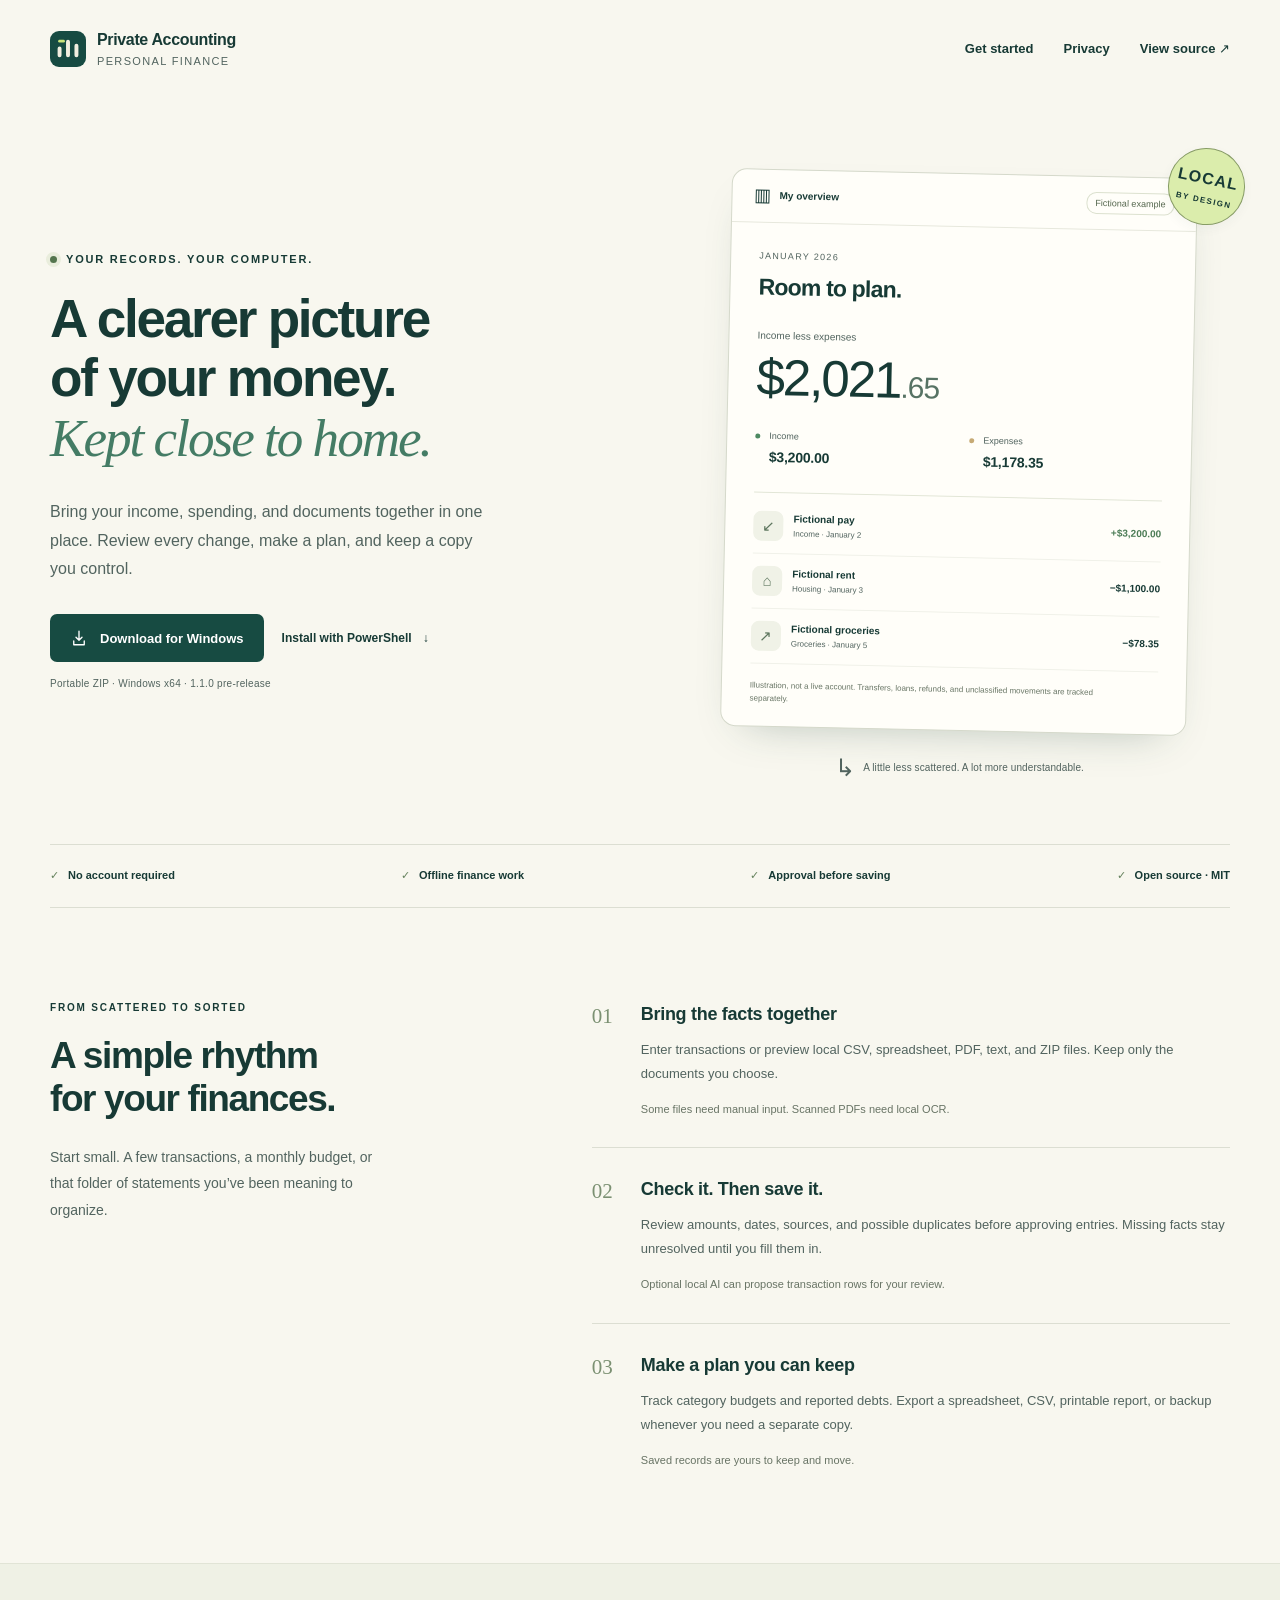
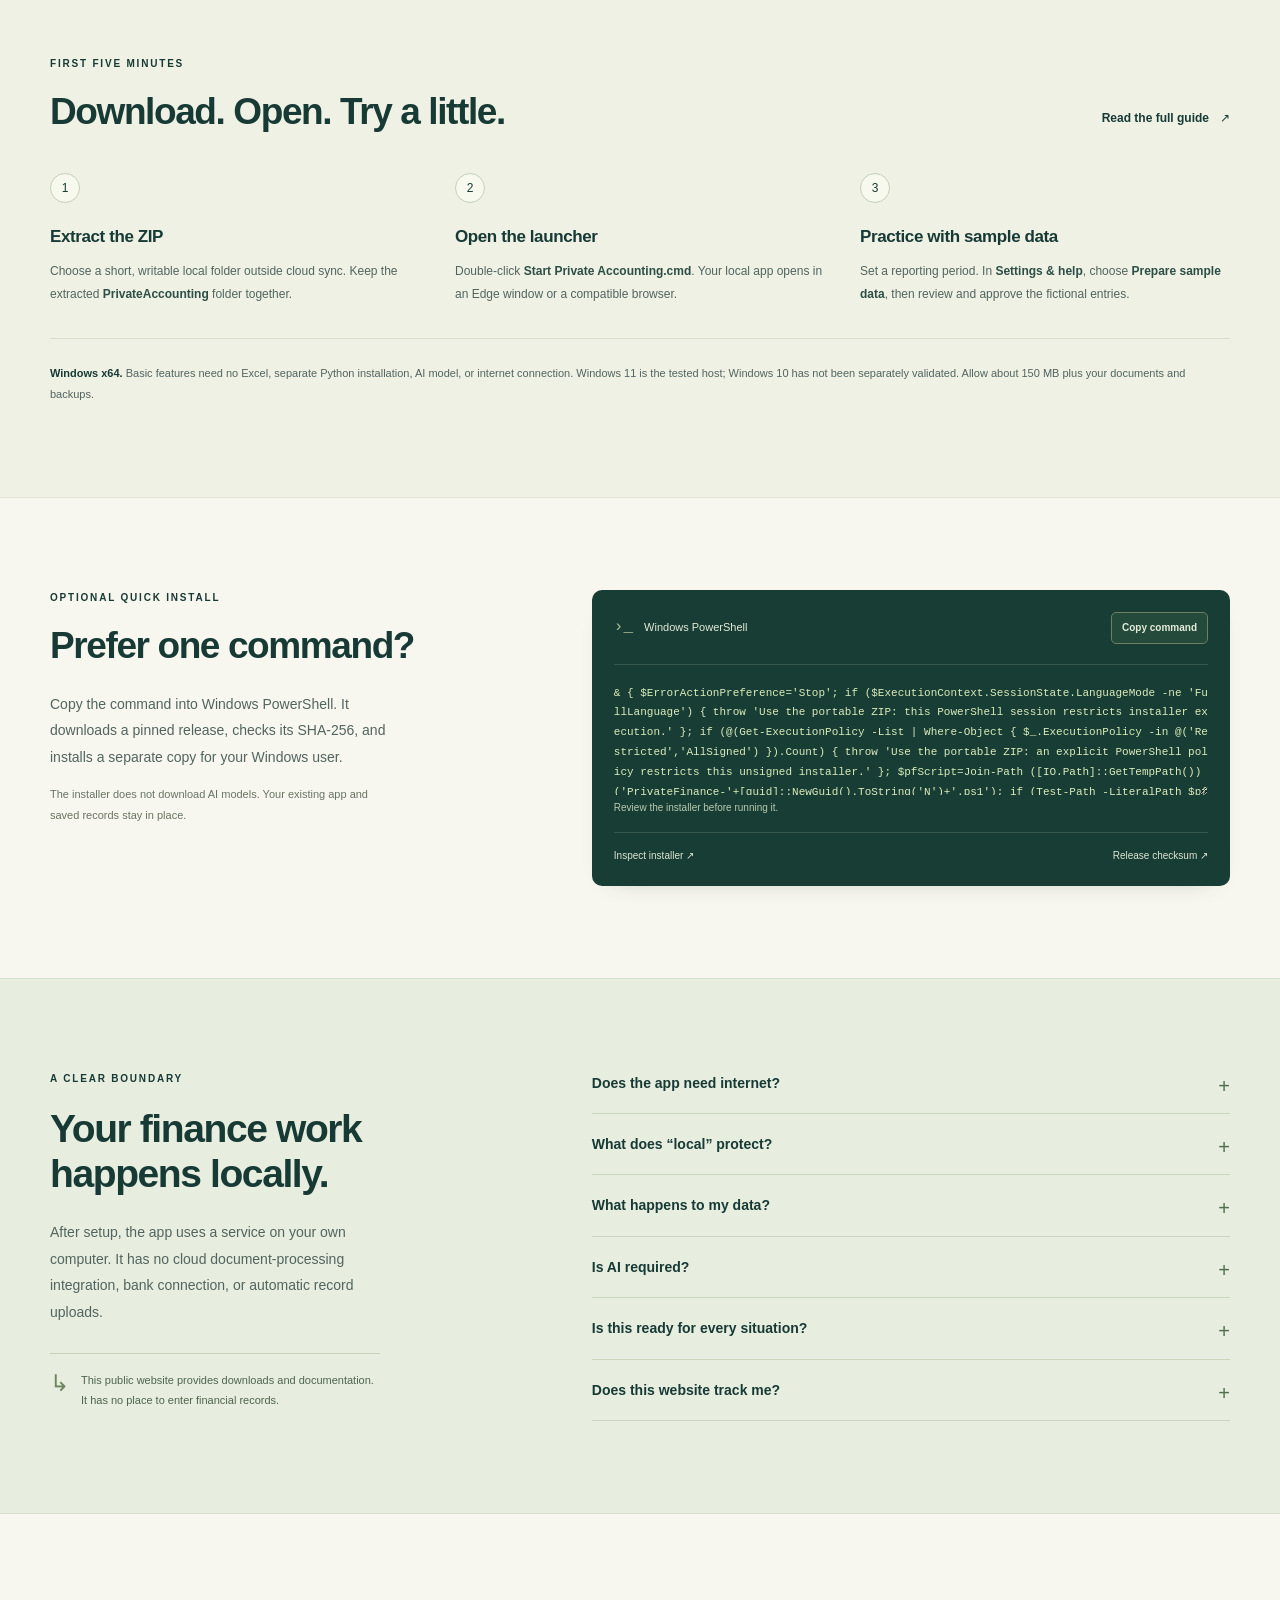
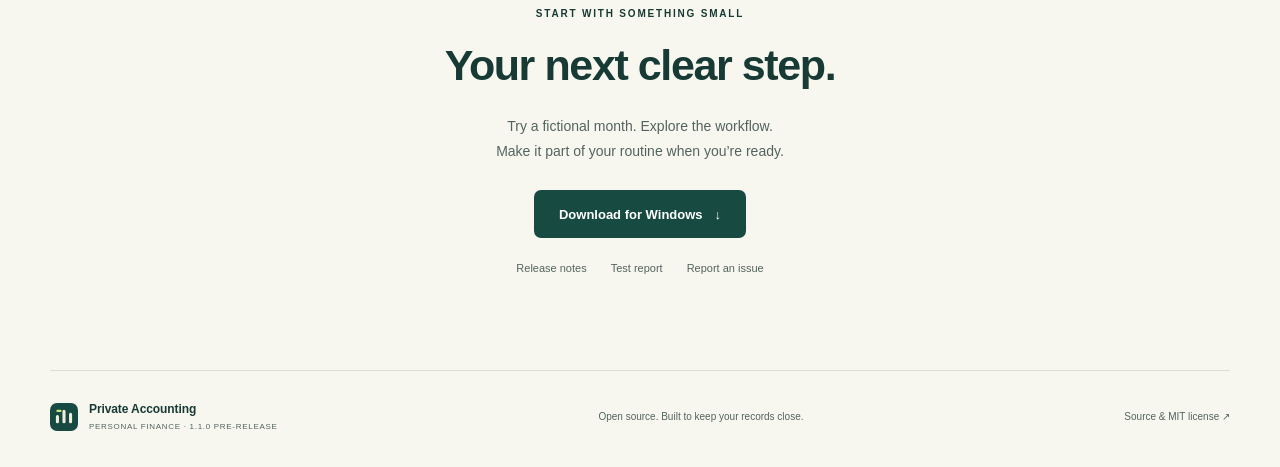
<file: website/index.html>
<!doctype html>
<html lang="en">
<head>
  <meta charset="utf-8">
  <meta name="viewport" content="width=device-width, initial-scale=1">
  <meta name="description" content="A local Windows app for income, expenses, budgets, and documents. Review changes before saving. Take your records with you. Optional AI runs locally.">
  <meta name="theme-color" content="#174b42">
  <meta http-equiv="Content-Security-Policy" content="default-src 'self'; script-src 'self'; style-src 'self'; img-src 'self'; connect-src 'self'; object-src 'none'; base-uri 'self'; form-action 'none'; frame-src 'none'">
  <title>Private Accounting · Personal finance, on your computer</title>
  <link rel="icon" href="./icon.svg" type="image/svg+xml">
  <link rel="stylesheet" href="./styles.css">
  <script src="./app.js" defer></script>
</head>
<body>
  <a class="skip-link" href="#main">Skip to content</a>
  <header class="site-header wrap">
    <a class="brand" href="#" aria-label="Private Accounting home"><img src="./icon.svg" width="36" height="36" alt=""><span>Private Accounting<small>Personal finance</small></span></a>
    <nav aria-label="Main navigation"><a href="#get-started">Get started</a><a href="#privacy">Privacy</a><a data-link="repository_url" aria-disabled="true">View source <span aria-hidden="true">↗</span></a></nav>
  </header>
  <main id="main">
    <section class="hero wrap" aria-labelledby="hero-title">
      <div class="hero-copy">
        <p class="eyebrow"><span class="status-dot" aria-hidden="true"></span> Your records. Your computer.</p>
        <h1 id="hero-title">A clearer picture<br>of your money.<br><em>Kept close to home.</em></h1>
        <p class="hero-description">Bring your income, spending, and documents together in one place. Review every change, make a plan, and keep a copy you control.</p>
        <div class="hero-actions"><a class="button primary" data-link="zip_url" aria-disabled="true"><svg viewBox="0 0 24 24" fill="none" aria-hidden="true"><path d="M12 3v12m-4-4 4 4 4-4M5 16v5h14v-5"/></svg>Download for Windows</a><a class="text-link" href="#install">Install with PowerShell <span aria-hidden="true">↓</span></a></div>
        <p class="download-detail">Portable ZIP · Windows x64 · <span data-version>1.1.0</span> <span data-status>pre-release</span></p>
        <p class="release-status" id="release-status" role="status">Checking release links…</p>
      </div>
      <div class="preview-stage">
        <div class="preview-stamp" aria-hidden="true"><span>LOCAL</span><span>BY DESIGN</span></div>
        <article class="finance-preview" aria-label="Fictional January finance example">
          <div class="preview-top"><span class="preview-brand"><span class="tiny-mark" aria-hidden="true">▥</span> My overview</span><span class="example-label">Fictional example</span></div>
          <div class="preview-body">
            <p class="preview-date">JANUARY 2026</p><h2>Room to plan.</h2>
            <div class="preview-result"><span>Income less expenses</span><strong>$2,021<span>.65</span></strong></div>
            <div class="preview-totals"><div><span class="mini-dot income-dot" aria-hidden="true"></span><span>Income<strong>$3,200.00</strong></span></div><div><span class="mini-dot expense-dot" aria-hidden="true"></span><span>Expenses<strong>$1,178.35</strong></span></div></div>
            <div class="preview-rule"></div>
            <div class="preview-list"><div><span class="transaction-icon" aria-hidden="true">↙</span><span>Fictional pay<small>Income · January 2</small></span><strong class="positive">+$3,200.00</strong></div><div><span class="transaction-icon" aria-hidden="true">⌂</span><span>Fictional rent<small>Housing · January 3</small></span><strong>−$1,100.00</strong></div><div><span class="transaction-icon" aria-hidden="true">↗</span><span>Fictional groceries<small>Groceries · January 5</small></span><strong>−$78.35</strong></div></div>
            <p class="preview-footnote">Illustration, not a live account. Transfers, loans, refunds, and unclassified movements are tracked separately.</p>
          </div>
        </article>
        <p class="preview-caption"><span aria-hidden="true">↳</span> A little less scattered. A lot more understandable.</p>
      </div>
    </section>
    <div class="principles wrap" aria-label="Core features"><span><span aria-hidden="true">✓</span>No account required</span><span><span aria-hidden="true">✓</span>Offline finance work</span><span><span aria-hidden="true">✓</span>Approval before saving</span><span><span aria-hidden="true">✓</span>Open source · MIT</span></div>
    <section class="workflow wrap section-space" aria-labelledby="workflow-title">
      <div class="section-intro"><p class="eyebrow">FROM SCATTERED TO SORTED</p><h2 id="workflow-title">A simple rhythm<br>for your finances.</h2><p>Start small. A few transactions, a monthly budget, or that folder of statements you’ve been meaning to organize.</p></div>
      <div class="workflow-list">
        <article><span class="step-number">01</span><div><h3>Bring the facts together</h3><p>Enter transactions or preview local CSV, spreadsheet, PDF, text, and ZIP files. Keep only the documents you choose.</p><span class="small-note">Some files need manual input. Scanned PDFs need local OCR.</span></div></article>
        <article><span class="step-number">02</span><div><h3>Check it. Then save it.</h3><p>Review amounts, dates, sources, and possible duplicates before approving entries. Missing facts stay unresolved until you fill them in.</p><span class="small-note">Optional local AI can propose transaction rows for your review.</span></div></article>
        <article><span class="step-number">03</span><div><h3>Make a plan you can keep</h3><p>Track category budgets and reported debts. Export a spreadsheet, CSV, printable report, or backup whenever you need a separate copy.</p><span class="small-note">Saved records are yours to keep and move.</span></div></article>
      </div>
    </section>
    <section class="getting-started" id="get-started" aria-labelledby="start-title"><div class="wrap section-space">
      <div class="section-heading"><div><p class="eyebrow">FIRST FIVE MINUTES</p><h2 id="start-title">Download. Open. Try a little.</h2></div><a class="text-link" data-link="guide_url" aria-disabled="true">Read the full guide <span aria-hidden="true">↗</span></a></div>
      <ol class="start-steps"><li><span class="start-index">1</span><h3>Extract the ZIP</h3><p>Choose a short, writable local folder outside cloud sync. Keep the extracted <strong>PrivateAccounting</strong> folder together.</p></li><li><span class="start-index">2</span><h3>Open the launcher</h3><p>Double-click <strong>Start Private Accounting.cmd</strong>. Your local app opens in an Edge window or a compatible browser.</p></li><li><span class="start-index">3</span><h3>Practice with sample data</h3><p>Set a reporting period. In <strong>Settings &amp; help</strong>, choose <strong>Prepare sample data</strong>, then review and approve the fictional entries.</p></li></ol>
      <p class="requirements"><strong>Windows x64.</strong> Basic features need no Excel, separate Python installation, AI model, or internet connection. Windows 11 is the tested host; Windows 10 has not been separately validated. Allow about 150 MB plus your documents and backups.</p>
    </div></section>
    <section class="install-section wrap section-space" id="install" aria-labelledby="install-title">
      <div class="section-intro"><p class="eyebrow">OPTIONAL QUICK INSTALL</p><h2 id="install-title">Prefer one command?</h2><p>Copy the command into Windows PowerShell. It downloads a pinned release, checks its SHA-256, and installs a separate copy for your Windows user.</p><p class="small-note">The installer does not download AI models. Your existing app and saved records stay in place.</p></div>
      <div class="command-panel"><div class="command-heading"><span><span aria-hidden="true">›_</span> Windows PowerShell</span><button type="button" id="copy-command" disabled>Copy command</button></div><label class="sr-only" for="install-command">Windows installation command</label><textarea id="install-command" readonly spellcheck="false" rows="5" placeholder="The tested install command will appear when the release is available."></textarea><p id="copy-status" class="command-status" role="status" aria-live="polite">Review the installer before running it.</p><div class="command-links"><a data-link="installer_url" aria-disabled="true">Inspect installer <span aria-hidden="true">↗</span></a><a data-link="checksum_url" aria-disabled="true">Release checksum <span aria-hidden="true">↗</span></a></div></div>
    </section>
    <section class="privacy-section" id="privacy" aria-labelledby="privacy-title"><div class="wrap section-space privacy-layout"><div class="privacy-intro"><p class="eyebrow">A CLEAR BOUNDARY</p><h2 id="privacy-title">Your finance work<br>happens locally.</h2><p>After setup, the app uses a service on your own computer. It has no cloud document-processing integration, bank connection, or automatic record uploads.</p><div class="privacy-callout"><span class="callout-mark" aria-hidden="true">↳</span><p>This public website provides downloads and documentation. It has no place to enter financial records.</p></div></div>
      <div class="faq-list"><details><summary>Does the app need internet?</summary><p>Downloading the app and an optional model requires internet access. Once installed, ordinary finance work runs offline. Optional AI uses a separate local Ollama process and a model you have downloaded yourself.</p></details><details><summary>What does “local” protect?</summary><p>The app’s finance service stays on your computer. Your browser, operating system, other installed software, and cloud-synchronized folders have their own behavior and access. The app is not disk encryption or proof that your entire PC has no network traffic. Use an appropriate local storage location and device protections.</p></details><details><summary>What happens to my data?</summary><p>Approved records and imported originals are saved in your local workspace. Its exact location is shown in Settings. Exports and backups contain your information in plaintext. Unsent browser drafts are not persisted. Use the app’s confirmed shutdown control when you want to stop its local service.</p></details><details><summary>Is AI required?</summary><p>No. Manual entry, budgets, file previews, and exports work without AI. Optional AI requires a separate Ollama installation and compatible local model. Suggestions can be wrong; review every proposed entry. Models and Ollama are not bundled.</p></details><details><summary>Is this ready for every situation?</summary><p>This is an unsigned pre-release. Fictional-data testing does not guarantee a bug-free or universally secure application. Fresh-PC validation and an independent security audit are not complete. It is a personal recordkeeping tool, with no tax filing, payment, live bank feed, or multi-currency conversion.</p></details><details><summary>Does this website track me?</summary><p>We add no analytics scripts, remote fonts, advertising, accounts, or upload forms. GitHub hosts this page and logs visitors’ IP addresses for its security purposes. Download requests also go to GitHub. This website’s hosting is separate from the installed app’s local processing.</p></details></div>
    </div></section>
    <section class="closing wrap section-space" aria-labelledby="closing-title"><p class="eyebrow">START WITH SOMETHING SMALL</p><h2 id="closing-title">Your next clear step.</h2><p>Try a fictional month. Explore the workflow.<br>Make it part of your routine when you’re ready.</p><a class="button primary" data-link="zip_url" aria-disabled="true">Download for Windows <span aria-hidden="true">↓</span></a><div class="closing-links"><a data-link="release_url" aria-disabled="true">Release notes</a><a data-link="verification_url" aria-disabled="true">Test report</a><a data-link="issues_url" aria-disabled="true">Report an issue</a></div></section>
  </main>
  <footer class="site-footer wrap"><a class="brand" href="#"><img src="./icon.svg" width="28" height="28" alt=""><span>Private Accounting<small>Personal finance · <span data-version>1.1.0</span> <span data-status>pre-release</span></small></span></a><p>Open source. Built to keep your records close.</p><a data-link="repository_url" aria-disabled="true">Source &amp; MIT license <span aria-hidden="true">↗</span></a></footer>
  <noscript><p class="noscript-note">This page uses a small local script to load verified release links. Enable JavaScript for the download links, or visit the repository’s Releases page directly. The installed app is a separate program.</p></noscript>
</body>
</html>
</file>
<file: website/styles.css>
:root{--ink:#173a35;--muted:#52645f;--green:#174b42;--dark:#123d35;--cream:#f8f7ef;--paper:#fffef9;--line:#dcded2;--lime:#dbedac;--soft:#eff1e5;--radius:16px;font-family:Segoe UI,Arial,sans-serif;color:var(--ink);background:var(--cream);font-synthesis:none}
*{box-sizing:border-box}html{scroll-behavior:smooth;scroll-padding-top:24px}body{margin:0;line-height:1.6}a{color:inherit;text-underline-offset:4px}button,textarea{font:inherit}button,a{-webkit-tap-highlight-color:transparent}button{cursor:pointer}a:not([href]),a[aria-disabled=true]{cursor:default;opacity:.5;text-decoration:none}a:focus-visible,button:focus-visible,summary:focus-visible,textarea:focus-visible{outline:3px solid #ae7716;outline-offset:5px;border-radius:4px}button:disabled{cursor:default;opacity:.55}img,svg{display:block;max-width:100%}svg{stroke:currentColor;stroke-width:1.8;stroke-linecap:round;stroke-linejoin:round}.wrap{width:min(1180px,calc(100% - 96px));margin-inline:auto}.site-header{display:flex;align-items:center;justify-content:space-between;padding-top:30px;padding-bottom:28px;gap:28px}.brand{display:flex;align-items:center;gap:11px;text-decoration:none;font-size:16px;font-weight:700;line-height:1.25;letter-spacing:-.35px}.brand small{display:block;font-size:11px;letter-spacing:1.35px;text-transform:uppercase;font-weight:500;margin-top:5px;color:var(--muted)}.site-header nav{display:flex;gap:30px;align-items:center;font-size:13px;font-weight:600}.site-header nav a{text-decoration:none}.site-header nav a:hover{text-decoration:underline}.skip-link{position:absolute;left:16px;top:-100px;padding:10px 16px;background:var(--green);color:white;z-index:20}.skip-link:focus{top:12px}.hero{padding-top:59px;padding-bottom:57px;display:grid;grid-template-columns:1.06fr 1fr;gap:65px;align-items:center}.eyebrow{font-size:11px;letter-spacing:1.8px;font-weight:700;text-transform:uppercase;margin:0 0 22px;display:flex;align-items:center;gap:9px}.status-dot{width:7px;height:7px;border-radius:50%;background:#54754e;box-shadow:0 0 0 4px #e9eddc}.hero h1{font-size:clamp(37px,4.15vw,57px);font-weight:600;line-height:1.1;letter-spacing:-2.25px;margin:0 0 27px}.hero h1 em{font-family:Georgia,serif;font-weight:400;letter-spacing:-2px;line-height:1.2;color:#447c65}.hero-description{font-size:16px;line-height:1.8;max-width:440px;color:var(--muted);margin:0 0 30px}.hero-actions{display:flex;align-items:center;flex-wrap:wrap;gap:18px}.button{display:inline-flex;justify-content:center;align-items:center;gap:12px;padding:14px 20px;border-radius:7px;font-size:13px;font-weight:600;text-decoration:none;line-height:1.5;transition:background .15s,transform .15s;min-height:48px}.button.primary{background:var(--green);color:#fff}.button.primary[href]:hover{background:#236254;transform:translateY(-1px)}.button svg{width:18px;height:18px}.text-link{font-size:12px;font-weight:600;text-decoration:none;display:inline-flex;align-items:center;gap:11px}.text-link:hover{text-decoration:underline}.download-detail{font-size:10px;letter-spacing:.3px;color:var(--muted);margin:14px 0 0}.release-status{font-size:11px;color:var(--muted);margin:6px 0 0;min-height:18px}.release-status:empty{display:none}.preview-stage{position:relative;padding-top:17px}.finance-preview{background:var(--paper);border:1px solid #d5d9cb;border-radius:15px;box-shadow:0 18px 45px -25px #264c3f5c;transform:rotate(1.25deg);overflow:hidden;max-width:466px;margin:0 auto}.preview-top{padding:15px 22px;border-bottom:1px solid #e7e8dd;display:flex;justify-content:space-between;align-items:center;gap:10px;font-size:10px}.preview-brand{display:flex;gap:8px;align-items:center;font-weight:600}.tiny-mark{font-size:18px;line-height:1}.example-label{padding:3px 8px;border:1px solid #dce1cf;border-radius:10px;color:#54664d;font-size:9px}.preview-body{padding:26px 28px 20px}.preview-date{font-size:9px;letter-spacing:1.3px;color:var(--muted);margin:0 0 5px}.preview-body h2{font-size:23px;letter-spacing:-.8px;font-weight:600;margin:0 0 22px}.preview-result>span{font-size:10px;color:var(--muted);display:block;margin-bottom:2px}.preview-result>strong{font-size:51px;letter-spacing:-2px;font-weight:500;line-height:1.25}.preview-result>strong>span{font-size:30px;letter-spacing:-1px;color:#577364}.preview-totals{display:grid;grid-template-columns:1fr 1fr;gap:20px;margin-top:21px}.preview-totals>div{display:flex;align-items:flex-start;gap:9px}.preview-totals>div>span:last-child{font-size:9px;line-height:1.5;color:var(--muted)}.preview-totals strong{display:block;font-size:14px;letter-spacing:-.2px;color:var(--ink);margin-top:3px;font-weight:600}.mini-dot{width:5px;height:5px;border-radius:50%;margin-top:4px}.income-dot{background:#4d8a62}.expense-dot{background:#c6aa75}.preview-rule{height:1px;background:#e2e6d7;margin:24px 0 6px}.preview-list>div{display:flex;align-items:center;gap:10px;padding:12px 0;border-bottom:1px solid #f0f1e9}.transaction-icon{display:grid;place-items:center;width:30px;height:30px;background:#f0f2e7;border-radius:8px;font-size:15px;color:#5c755d;flex:none}.preview-list>div>span:nth-child(2){font-size:10px;font-weight:600;line-height:1.45}.preview-list small{display:block;font-size:8px;font-weight:400;color:var(--muted);margin-top:2px}.preview-list strong{margin-left:auto;font-size:10px;font-weight:600;white-space:nowrap}.positive{color:#4c7c56}.preview-footnote{font-size:8px;line-height:1.7;color:#687565;margin:15px 0 0;max-width:350px}.preview-stamp{width:77px;height:77px;position:absolute;border:1px solid #879c65;border-radius:50%;right:-15px;top:-8px;z-index:1;background:var(--lime);display:flex;flex-direction:column;align-items:center;justify-content:center;transform:rotate(12deg);font-size:8px;font-weight:700;letter-spacing:1.4px;line-height:1.8;box-shadow:0 4px 12px #233f3a0b}.preview-stamp>span:first-child{font-size:16px;letter-spacing:1.2px}.preview-caption{text-align:center;font-size:10px;letter-spacing:.1px;margin:18px 0 0;color:var(--muted)}.preview-caption span{font-family:Georgia,serif;font-size:24px;vertical-align:middle;margin-right:6px}.principles{display:flex;justify-content:space-between;gap:20px;border-top:1px solid var(--line);border-bottom:1px solid var(--line);padding-top:22px;padding-bottom:22px;font-size:11px;font-weight:600}.principles>span{display:flex;align-items:center;gap:9px}.principles>span>span{color:#64815c}.section-space{padding-top:92px;padding-bottom:92px}.section-intro h2,.section-heading h2,.privacy-intro h2,.closing h2{font-size:37px;line-height:1.16;letter-spacing:-1.4px;font-weight:600;margin:0 0 23px}.section-intro>p:not(.eyebrow),.privacy-intro>p:not(.eyebrow){font-size:14px;line-height:1.9;color:var(--muted);max-width:340px}.section-intro .eyebrow,.section-heading .eyebrow,.privacy-intro .eyebrow,.closing .eyebrow{font-size:10px;margin-bottom:19px}.workflow{display:grid;grid-template-columns:.9fr 1.3fr;gap:100px}.workflow-list article{display:flex;gap:28px;padding:0 0 27px;margin-bottom:27px;border-bottom:1px solid var(--line)}.workflow-list article:last-child{border-bottom:0;margin-bottom:0;padding-bottom:0}.step-number{font-family:Georgia,serif;color:#7b9072;font-size:21px;line-height:1.5;padding-top:1px}.workflow-list h3{font-size:18px;letter-spacing:-.3px;margin:0 0 9px;font-weight:600}.workflow-list p{font-size:13px;color:var(--muted);line-height:1.85;margin:0 0 9px}.small-note{font-size:11px!important;line-height:1.8;color:#687465!important}.getting-started{background:var(--soft);border-top:1px solid #e1e4d6;border-bottom:1px solid #e1e4d6}.section-heading{display:flex;align-items:flex-end;justify-content:space-between;gap:20px;margin-bottom:39px}.section-heading h2{margin-bottom:0}.section-heading>.text-link{margin-bottom:6px}.start-steps{display:grid;grid-template-columns:repeat(3,1fr);gap:35px;list-style:none;padding:0;margin:0 0 32px}.start-index{display:grid;place-items:center;width:30px;height:30px;border:1px solid #c6cebb;border-radius:50%;font-size:12px;margin-bottom:20px;background:#f8f9ee}.start-steps h3{font-size:17px;font-weight:600;letter-spacing:-.4px;margin:0 0 10px}.start-steps p{font-size:12px;line-height:1.9;color:var(--muted);margin:0}.start-steps strong{font-weight:600;color:#2d4e45;overflow-wrap:anywhere}.requirements{border-top:1px solid #d8decb;padding-top:24px;font-size:11px;line-height:1.9;color:var(--muted);margin:0}.requirements strong{color:var(--ink)}.install-section{display:grid;grid-template-columns:.9fr 1.3fr;gap:100px;align-items:start}.command-panel{background:#183d35;border-radius:10px;padding:22px;color:#e3ebd8;box-shadow:0 9px 25px -20px #13372b66;min-width:0}.command-heading{display:flex;align-items:center;justify-content:space-between;gap:14px;font-size:11px;padding-bottom:20px;border-bottom:1px solid #38574b}.command-heading>span>span{font-family:Consolas,monospace;color:#a6bd91;font-size:16px;margin-right:8px}.command-heading button{color:#e5ecd9;border:1px solid #6b8165;background:#244a3b;padding:7px 10px;border-radius:5px;font-size:10px;font-weight:600;min-height:32px}.command-heading button:hover:not(:disabled){background:#335a45}#install-command{display:block;width:100%;resize:vertical;min-height:130px;max-height:400px;background:transparent;color:#daecbb;border:0;padding:19px 0 8px;margin:0;font-family:Consolas,"Courier New",monospace;font-size:11px;line-height:1.8;overflow-wrap:anywhere;word-break:break-all;white-space:pre-wrap}#install-command::placeholder{color:#b9c7b4}.command-status{font-size:10px;color:#b8cab0;min-height:18px;margin:5px 0 14px}.command-links{display:flex;justify-content:space-between;flex-wrap:wrap;gap:10px;border-top:1px solid #38574b;padding-top:15px;font-size:10px;color:#dbe5d2}.command-links a{text-decoration:none}.command-links a:hover{text-decoration:underline}.privacy-section{background:#e7eddf;border-top:1px solid #d8e0ce;border-bottom:1px solid #d8e0ce}.privacy-layout{display:grid;grid-template-columns:.9fr 1.3fr;gap:100px}.privacy-intro h2{font-size:39px}.privacy-callout{display:flex;gap:12px;margin-top:27px;max-width:330px;border-top:1px solid #c8d3ba;padding-top:16px}.privacy-callout p{font-size:11px;line-height:1.9;color:#4e654e;margin:0}.callout-mark{font-family:Georgia,serif;font-size:23px;line-height:1.2;color:#6d875c}.faq-list details{padding:19px 0;border-bottom:1px solid #cbd6bf}.faq-list details:first-child{padding-top:1px}.faq-list summary{list-style:none;cursor:pointer;font-size:14px;font-weight:600;padding-right:24px;position:relative;line-height:1.6}.faq-list summary::-webkit-details-marker{display:none}.faq-list summary::after{content:"+";position:absolute;right:0;top:-2px;font-size:20px;font-weight:400;color:#526f4d}.faq-list details[open] summary::after{content:"−"}.faq-list details p{font-size:12px;line-height:1.9;color:#52664f;max-width:490px;margin:13px 0 0}.closing{text-align:center}.closing .eyebrow{justify-content:center}.closing h2{font-size:43px}.closing>p:not(.eyebrow){font-size:14px;line-height:1.8;color:var(--muted);margin:0 0 26px}.closing .button{padding-inline:25px}.closing-links{display:flex;justify-content:center;flex-wrap:wrap;gap:24px;margin-top:22px;font-size:11px;color:var(--muted)}.closing-links a{text-decoration:none}.closing-links a:hover{text-decoration:underline}.site-footer{border-top:1px solid var(--line);padding-top:28px;padding-bottom:32px;display:flex;align-items:center;justify-content:space-between;gap:20px}.site-footer .brand{font-size:12px;letter-spacing:-.1px}.site-footer .brand small{font-size:8px;letter-spacing:.7px}.site-footer>p,.site-footer>a:last-child{font-size:10px;color:var(--muted)}.site-footer>a:last-child{text-decoration:none}.site-footer>a:last-child:hover{text-decoration:underline}.sr-only{position:absolute;width:1px;height:1px;padding:0;margin:-1px;overflow:hidden;clip:rect(0,0,0,0);white-space:nowrap;border:0}.noscript-note{margin:20px auto;max-width:900px;padding:20px;background:#fff2ce;color:#4e3b18;font-size:13px}
@media(min-width:1500px){.hero{gap:90px}.hero h1{font-size:59px}}
@media(max-width:1050px){.wrap{width:calc(100% - 64px)}.hero{gap:34px}.hero h1{font-size:45px}.hero-actions{align-items:flex-start;flex-direction:column;gap:13px}.preview-body{padding:23px}.workflow,.install-section,.privacy-layout{gap:60px;grid-template-columns:.9fr 1.2fr}.preview-stamp{right:-6px}.site-footer>p{display:none}}
@media(max-width:760px){.wrap{width:calc(100% - 40px)}.site-header{padding-top:22px;padding-bottom:18px;gap:15px;align-items:flex-start}.brand{font-size:13px;gap:8px}.brand img{width:30px;height:30px}.brand small{font-size:8px;letter-spacing:1px}.site-header nav{font-size:11px;gap:15px;padding-top:5px}.site-header nav a[data-link]{display:none}.hero{padding-top:38px;padding-bottom:39px;grid-template-columns:1fr;gap:35px}.hero-copy{max-width:600px}.hero h1{font-size:clamp(37px,7.1vw,51px);letter-spacing:-1.7px}.hero h1 em{letter-spacing:-1.5px}.hero-description{max-width:500px;font-size:15px}.hero-actions{flex-direction:row;align-items:center;gap:18px}.preview-stage{width:min(100%,480px);margin:0 auto;padding-top:15px}.finance-preview{width:calc(100% - 14px)}.preview-body{padding:25px}.preview-stamp{right:0;top:1px;width:64px;height:64px;font-size:7px;letter-spacing:1px}.preview-stamp>span:first-child{font-size:13px}.principles{display:grid;grid-template-columns:1fr 1fr;gap:14px 16px;font-size:10px;padding-block:22px}.section-space{padding-block:60px}.workflow,.install-section,.privacy-layout{grid-template-columns:1fr;gap:30px}.section-intro h2,.section-heading h2,.privacy-intro h2{font-size:32px}.section-intro>p:not(.eyebrow),.privacy-intro>p:not(.eyebrow){max-width:560px;font-size:13px}.section-heading{align-items:flex-start;flex-direction:column;gap:18px;margin-bottom:29px}.start-steps{grid-template-columns:1fr;gap:27px}.start-steps li{position:relative;padding-left:47px}.start-index{position:absolute;left:0;top:2px}.start-steps h3{font-size:17px;margin-bottom:7px}.start-steps p{font-size:12px;max-width:500px}.workflow-list article{gap:21px}.workflow-list h3{font-size:17px}.workflow-list p{font-size:12px}.privacy-callout{max-width:500px;margin-top:18px}.faq-list details:first-child{padding-top:17px;border-top:1px solid #cbd6bf}.closing h2{font-size:36px}.closing>p:not(.eyebrow){font-size:13px}.site-footer{align-items:flex-start;gap:18px;padding-bottom:27px}.site-footer>a:last-child{max-width:100px;text-align:right}}
@media(max-width:380px){.site-header nav{gap:10px;font-size:10px}.brand{font-size:12px}.brand img{width:26px;height:26px}.hero h1{font-size:35px}.hero-actions{gap:16px}.hero-actions .text-link{width:100%;padding-left:4px}.preview-body{padding:21px}.preview-top{padding-inline:16px}.preview-result>strong{font-size:45px}.preview-result>strong>span{font-size:26px}.preview-list>div{gap:8px}.preview-list>div>span:nth-child(2){font-size:9px}.preview-list strong{font-size:9px}.preview-caption{font-size:9px}.principles{font-size:9px}.command-panel{padding:17px}.command-heading{gap:10px}.command-heading>span{font-size:10px}.command-heading button{font-size:9px;padding-inline:8px}}
@media(prefers-reduced-motion:reduce){html{scroll-behavior:auto}*{transition:none!important}}
</file>
